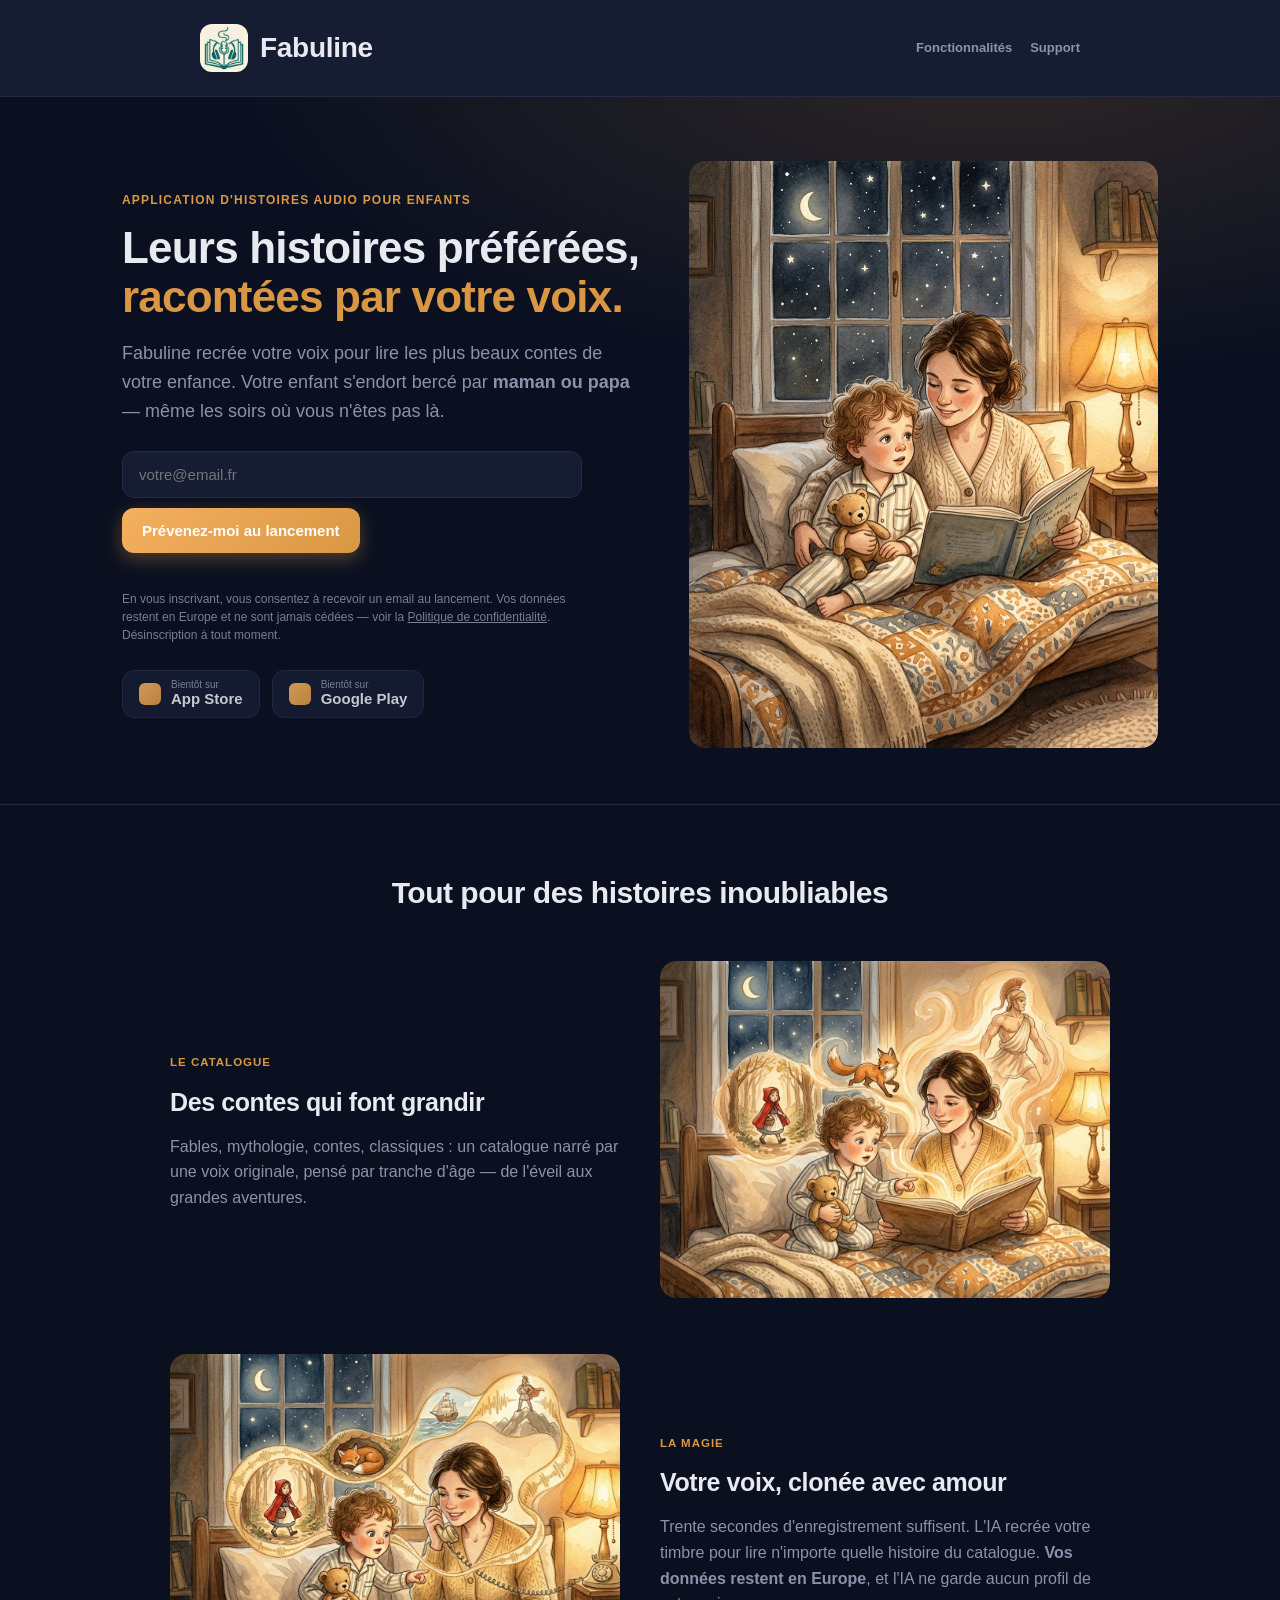
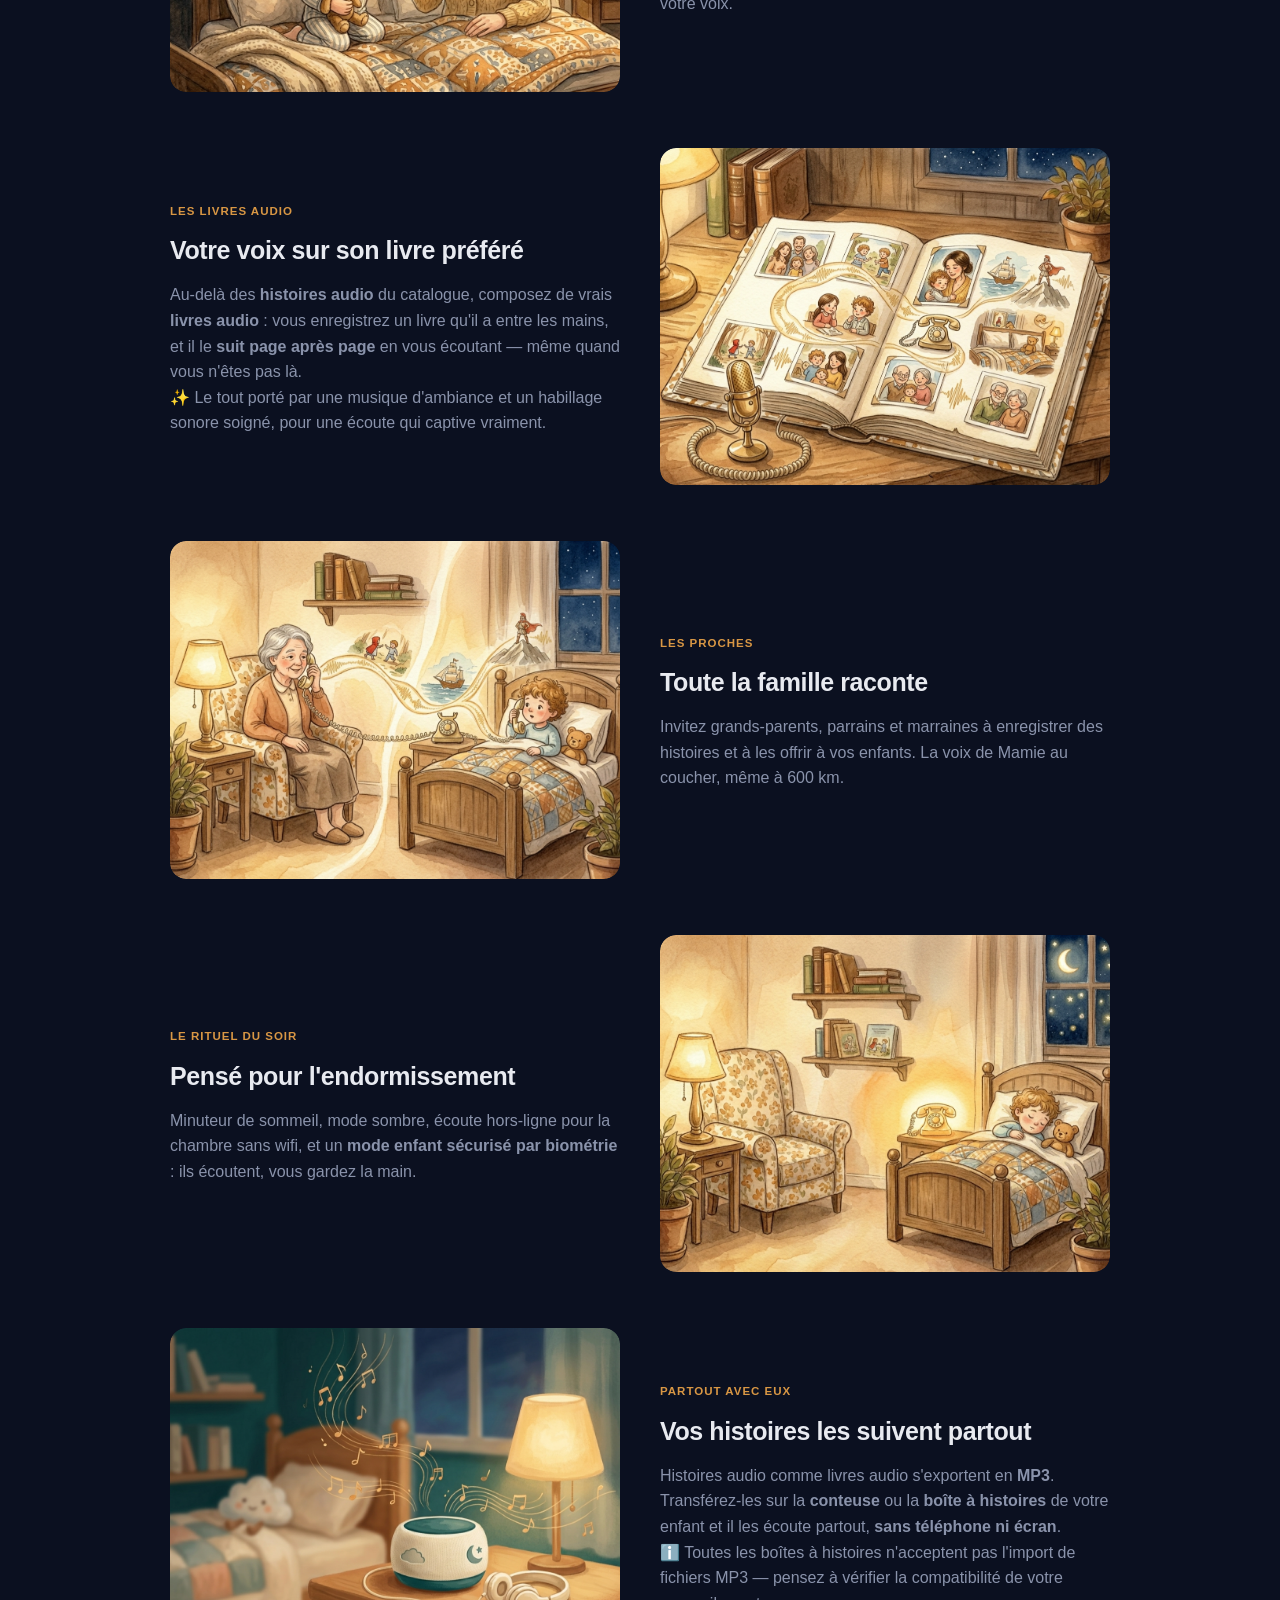
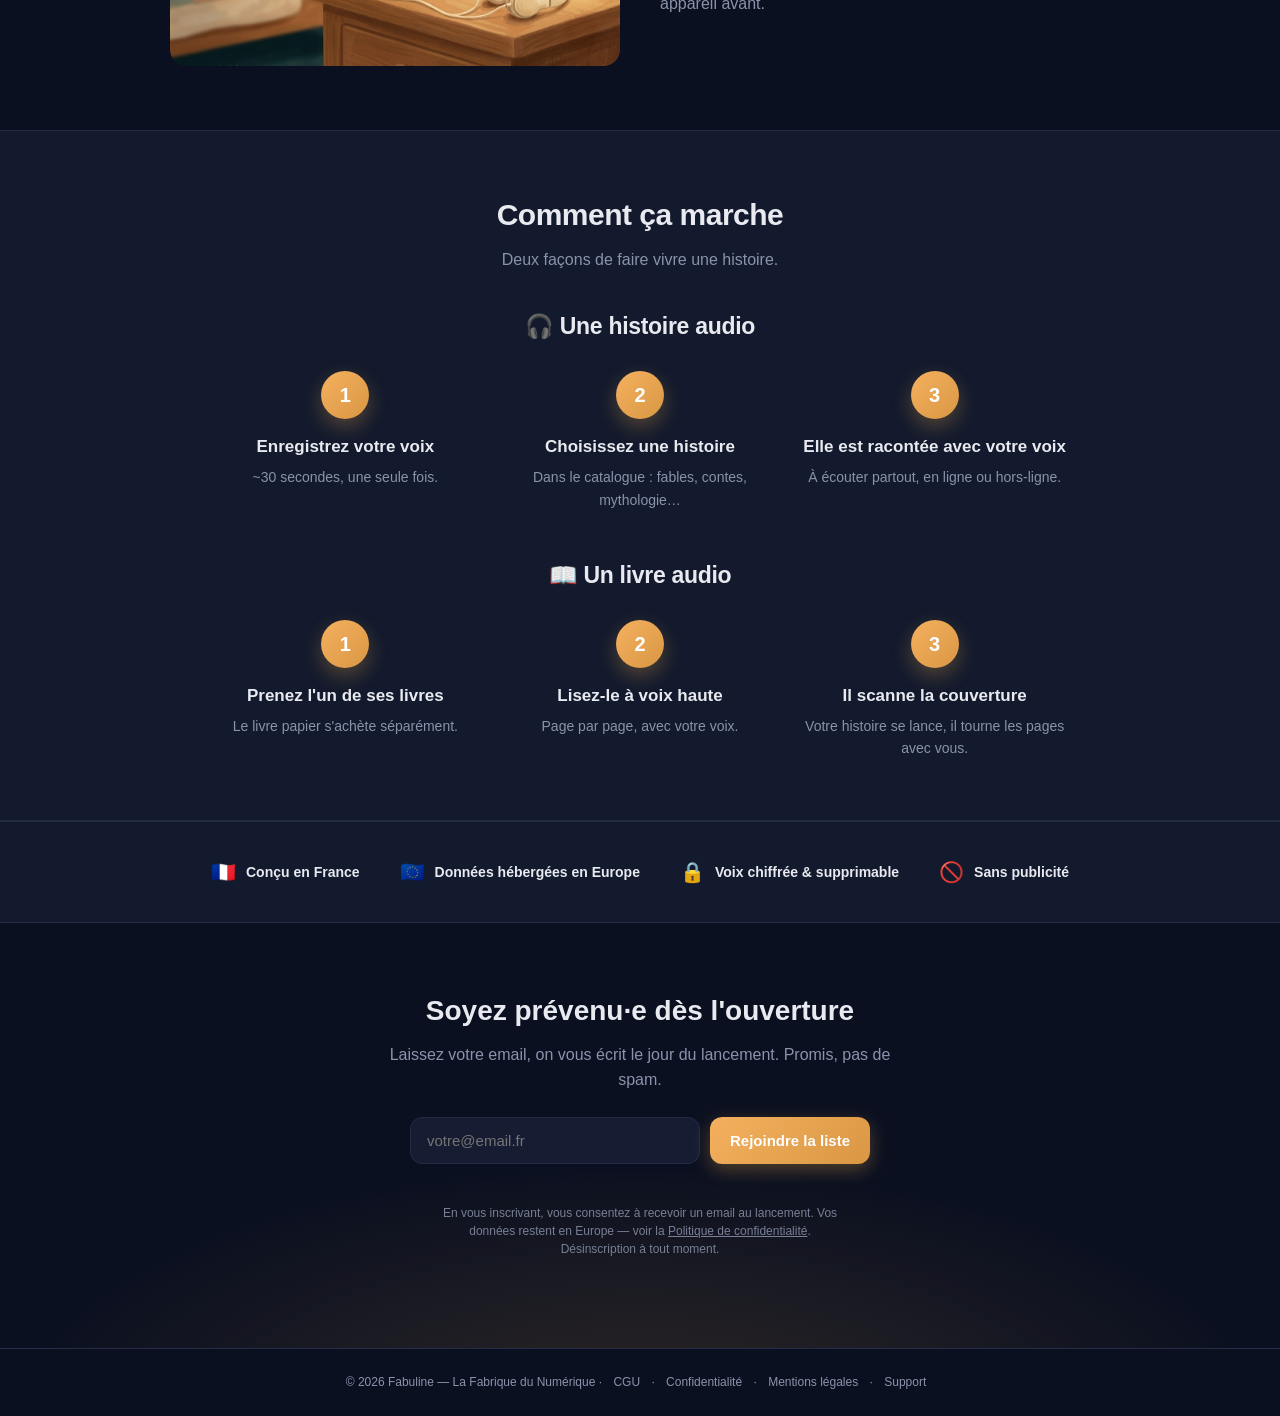
<file: index.html>
<!DOCTYPE html>
<html lang="fr">
<head>
  <meta charset="UTF-8">
  <meta name="viewport" content="width=device-width, initial-scale=1.0">
  <title>Fabuline — Leurs histoires, racontées par votre voix</title>
  <meta name="description" content="Fabuline transforme les plus beaux contes de l'enfance en moments magiques : votre enfant entend ses histoires lues avec VOTRE voix, même quand vous n'êtes pas là.">
  <meta property="og:title" content="Fabuline — Leurs histoires, racontées par votre voix">
  <meta property="og:description" content="Des contes lus avec la voix clonée des parents. Conçu en France, données en Europe.">
  <meta property="og:type" content="website">
  <link rel="canonical" href="https://fabuline.fr/">
  <meta property="og:url" content="https://fabuline.fr/">
  <link rel="icon" type="image/png" href="assets/logo.png">
  <link rel="stylesheet" href="styles.css">
</head>
<body>
  <header class="site">
    <div class="container">
      <a href="index.html" class="brand">
        <img src="assets/logo.png" alt="Fabuline" class="logo">
        <span class="name">Fabuline</span>
      </a>
      <nav>
        <a href="#fonctionnalites">Fonctionnalités</a>
        <a href="support.html">Support</a>
      </nav>
    </div>
  </header>

  <!-- ===================== HERO ===================== -->
  <section class="hero-landing">
    <div class="wrap">
      <div class="hero-copy">
        <p class="eyebrow">Application d'histoires audio pour enfants</p>
        <h1>Leurs histoires préférées,<br><span class="hl">racontées par votre voix.</span></h1>
        <p class="lede">
          Fabuline recrée votre voix pour lire les plus beaux contes de votre enfance.
          Votre enfant s'endort bercé par <strong>maman ou papa</strong> — même les soirs où vous n'êtes pas là.
        </p>

        <form class="waitlist" id="waitlist-form" novalidate>
          <label class="sr-only" for="wl-email">Votre email</label>
          <input type="email" id="wl-email" name="email" placeholder="votre@email.fr" autocomplete="email" required>
          <button type="submit">Prévenez-moi au lancement</button>
        </form>
        <p class="waitlist-msg" id="waitlist-msg" role="status" aria-live="polite"></p>
        <p class="waitlist-note">En vous inscrivant, vous consentez à recevoir un email au lancement. Vos données restent en Europe et ne sont jamais cédées — voir la <a href="privacy.html">Politique de confidentialité</a>. Désinscription à tout moment.</p>

        <div class="stores">
          <span class="store-badge soon"><span class="store-ico"></span><span><small>Bientôt sur</small><b>App Store</b></span></span>
          <span class="store-badge soon"><span class="store-ico"></span><span><small>Bientôt sur</small><b>Google Play</b></span></span>
        </div>
      </div>

      <!-- IMAGE GEMINI — slot "hero" -->
      <div class="hero-visual">
        <div class="img-slot ratio-portrait" data-slot="hero">
          <img src="assets/hero.png" alt="Un parent lit une histoire à son enfant au moment du coucher" loading="eager">
        </div>
      </div>
    </div>
  </section>

  <!-- ===================== FONCTIONNALITÉS ===================== -->
  <section id="fonctionnalites" class="features">
    <div class="wrap">
      <h2 class="section-title">Tout pour des histoires inoubliables</h2>

      <article class="feature">
        <div class="feature-text">
          <span class="kicker">Le catalogue</span>
          <h3>Des contes qui font grandir</h3>
          <p>Fables, mythologie, contes, classiques : un catalogue narré par une voix originale, pensé par tranche d'âge — de l'éveil aux grandes aventures.</p>
        </div>
        <div class="img-slot ratio-card" data-slot="catalogue"><img src="assets/catalogue.png" alt="Fables, mythologie, contes et classiques narrés, classés par tranche d'âge" loading="lazy"></div>
      </article>

      <article class="feature reverse">
        <div class="feature-text">
          <span class="kicker">La magie</span>
          <h3>Votre voix, clonée avec amour</h3>
          <p>Trente secondes d'enregistrement suffisent. L'IA recrée votre timbre pour lire n'importe quelle histoire du catalogue. <strong>Vos données restent en Europe</strong>, et l'IA ne garde aucun profil de votre voix.</p>
        </div>
        <div class="img-slot ratio-card" data-slot="voix"><img src="assets/voix.png" alt="La voix du parent recréée pour lire les histoires" loading="lazy"></div>
      </article>

      <article class="feature">
        <div class="feature-text">
          <span class="kicker">Les livres audio</span>
          <h3>Votre voix sur son livre préféré</h3>
          <p>Au-delà des <strong>histoires audio</strong> du catalogue, composez de vrais <strong>livres audio</strong> : vous enregistrez un livre qu'il a entre les mains, et il le <strong>suit page après page</strong> en vous écoutant — même quand vous n'êtes pas là.</p>
          <p class="feature-note">✨ Le tout porté par une musique d'ambiance et un habillage sonore soigné, pour une écoute qui captive vraiment.</p>
        </div>
        <div class="img-slot ratio-card" data-slot="mes-livres"><img src="assets/mes-livres.png" alt="Un enfant suit son livre papier en écoutant la voix enregistrée de son parent" loading="lazy"></div>
      </article>

      <article class="feature reverse">
        <div class="feature-text">
          <span class="kicker">Les proches</span>
          <h3>Toute la famille raconte</h3>
          <p>Invitez grands-parents, parrains et marraines à enregistrer des histoires et à les offrir à vos enfants. La voix de Mamie au coucher, même à 600 km.</p>
        </div>
        <div class="img-slot ratio-card" data-slot="proches"><img src="assets/proches.png" alt="Grands-parents et proches enregistrent des histoires à distance" loading="lazy"></div>
      </article>

      <article class="feature">
        <div class="feature-text">
          <span class="kicker">Le rituel du soir</span>
          <h3>Pensé pour l'endormissement</h3>
          <p>Minuteur de sommeil, mode sombre, écoute hors-ligne pour la chambre sans wifi, et un <strong>mode enfant sécurisé par biométrie</strong> : ils écoutent, vous gardez la main.</p>
        </div>
        <div class="img-slot ratio-card" data-slot="coucher"><img src="assets/coucher.png" alt="Le rituel du soir : minuteur de sommeil, mode sombre, endormissement" loading="lazy"></div>
      </article>

      <article class="feature reverse">
        <div class="feature-text">
          <span class="kicker">Partout avec eux</span>
          <h3>Vos histoires les suivent partout</h3>
          <p>Histoires audio comme livres audio s'exportent en <strong>MP3</strong>. Transférez-les sur la <strong>conteuse</strong> ou la <strong>boîte à histoires</strong> de votre enfant et il les écoute partout, <strong>sans téléphone ni écran</strong>.</p>
          <p class="feature-note">ℹ️ Toutes les boîtes à histoires n'acceptent pas l'import de fichiers MP3 — pensez à vérifier la compatibilité de votre appareil avant.</p>
        </div>
        <div class="img-slot ratio-card" data-slot="export"><img src="assets/export.png" alt="Une conteuse audio pour enfant lit les histoires exportées en MP3, sans écran" loading="lazy"></div>
      </article>
    </div>
  </section>

  <!-- ===================== COMMENT ÇA MARCHE ===================== -->
  <section class="steps">
    <div class="wrap">
      <h2 class="section-title">Comment ça marche</h2>
      <p class="section-sub">Deux façons de faire vivre une histoire.</p>

      <h3 class="flow-title">🎧 Une histoire audio</h3>
      <div class="steps-grid">
        <div class="step"><span class="step-num">1</span><h4>Enregistrez votre voix</h4><p>~30 secondes, une seule fois.</p></div>
        <div class="step"><span class="step-num">2</span><h4>Choisissez une histoire</h4><p>Dans le catalogue : fables, contes, mythologie…</p></div>
        <div class="step"><span class="step-num">3</span><h4>Elle est racontée avec votre voix</h4><p>À écouter partout, en ligne ou hors-ligne.</p></div>
      </div>

      <h3 class="flow-title">📖 Un livre audio</h3>
      <div class="steps-grid">
        <div class="step"><span class="step-num">1</span><h4>Prenez l'un de ses livres</h4><p>Le livre papier s'achète séparément.</p></div>
        <div class="step"><span class="step-num">2</span><h4>Lisez-le à voix haute</h4><p>Page par page, avec votre voix.</p></div>
        <div class="step"><span class="step-num">3</span><h4>Il scanne la couverture</h4><p>Votre histoire se lance, il tourne les pages avec vous.</p></div>
      </div>
    </div>
  </section>

  <!-- ===================== TARIFS (masqués le 10 juin 2026 — à dévoiler plus tard,
       grille en cours de réflexion vs concurrence type Alma Studio).
       Pour réactiver : supprimer ce commentaire d'ouverture et le marqueur FIN TARIFS,
       puis remettre le lien "Tarifs" dans le <nav> en haut de page.
  <section id="tarifs" class="pricing">
    <div class="wrap">
      <h2 class="section-title">Des formules simples</h2>
      <p class="section-sub">Essai gratuit de 7 jours, sans engagement, résiliable à tout moment.</p>
      <div class="plans">
        <div class="plan">
          <h4>Découverte</h4>
          <p class="price">Gratuit</p>
          <ul>
            <li><strong>4 crédits offerts</strong> à l'inscription</li>
            <li>Génération en voix clonée</li>
            <li>Sans carte bancaire</li>
          </ul>
        </div>
        <div class="plan">
          <h4>Famille S</h4>
          <p class="price">3,99 €<span>/mois</span></p>
          <ul>
            <li><strong>5 crédits</strong> par mois</li>
            <li>Accès au catalogue d'histoires audio</li>
            <li>Export de vos histoires personnalisées</li>
            <li>Invitez <strong>1 proche</strong> à enregistrer des histoires</li>
          </ul>
        </div>
        <div class="plan featured">
          <span class="badge-pop">Le plus complet</span>
          <h4>Premium</h4>
          <p class="price">8,99 €<span>/mois</span></p>
          <ul>
            <li><strong>15 crédits</strong> par mois</li>
            <li>Accès au catalogue d'histoires audio</li>
            <li>Export de vos histoires personnalisées</li>
            <li>Invitez <strong>jusqu'à 10 proches</strong></li>
          </ul>
        </div>
      </div>
      <p class="pricing-note">Premium aussi en annuel : <strong>80,90 €/an</strong> (3 mois offerts).</p>
    </div>
  </section>
  FIN TARIFS -->

  <!-- ===================== CONFIANCE ===================== -->
  <section class="trust">
    <div class="wrap trust-grid">
      <div><span class="trust-ico">🇫🇷</span><b>Conçu en France</b></div>
      <div><span class="trust-ico">🇪🇺</span><b>Données hébergées en Europe</b></div>
      <div><span class="trust-ico">🔒</span><b>Voix chiffrée &amp; supprimable</b></div>
      <div><span class="trust-ico">🚫</span><b>Sans publicité</b></div>
    </div>
  </section>

  <!-- ===================== CTA FINAL ===================== -->
  <section class="final-cta">
    <div class="wrap">
      <h2>Soyez prévenu·e dès l'ouverture</h2>
      <p>Laissez votre email, on vous écrit le jour du lancement. Promis, pas de spam.</p>
      <form class="waitlist center" id="waitlist-form-2" novalidate>
        <label class="sr-only" for="wl-email-2">Votre email</label>
        <input type="email" id="wl-email-2" name="email" placeholder="votre@email.fr" autocomplete="email" required>
        <button type="submit">Rejoindre la liste</button>
      </form>
      <p class="waitlist-msg" id="waitlist-msg-2" role="status" aria-live="polite"></p>
      <p class="waitlist-note">En vous inscrivant, vous consentez à recevoir un email au lancement. Vos données restent en Europe — voir la <a href="privacy.html">Politique de confidentialité</a>. Désinscription à tout moment.</p>
    </div>
  </section>

  <footer class="site">
    © 2026 Fabuline — La Fabrique du Numérique ·
    <a href="cgu.html">CGU</a> ·
    <a href="privacy.html">Confidentialité</a> ·
    <a href="mentions-legales.html">Mentions légales</a> ·
    <a href="support.html">Support</a>
  </footer>

  <script>
    // Liste d'attente → Edge Function Supabase `join-waitlist`.
    // (clé publique injectée au déploiement du back-end)
    const WAITLIST_ENDPOINT = 'https://ynsgxhafuaxcpafcdhyp.supabase.co/functions/v1/join-waitlist';
    const SUPABASE_PUBLISHABLE_KEY = 'eyJhbGciOiJIUzI1NiIsInR5cCI6IkpXVCJ9.eyJpc3MiOiJzdXBhYmFzZSIsInJlZiI6Inluc2d4aGFmdWF4Y3BhZmNkaHlwIiwicm9sZSI6ImFub24iLCJpYXQiOjE3NzgwMDkxMjcsImV4cCI6MjA5MzU4NTEyN30.hMcOsxb3y-prNSZJbY0VEiky9RDWD2eHg0rCqRJz6Sw';
    const EMAIL_RE = /^[^\s@]+@[^\s@]+\.[^\s@]+$/;

    function wireWaitlist(formId, msgId) {
      const form = document.getElementById(formId);
      const msg = document.getElementById(msgId);
      if (!form) return;
      form.addEventListener('submit', async (e) => {
        e.preventDefault();
        const email = form.querySelector('input[type=email]').value.trim();
        if (!EMAIL_RE.test(email)) { msg.textContent = 'Hmm, cet email ne semble pas valide.'; msg.className = 'waitlist-msg err'; return; }
        const btn = form.querySelector('button');
        btn.disabled = true; msg.textContent = 'Un instant…'; msg.className = 'waitlist-msg';
        try {
          const res = await fetch(WAITLIST_ENDPOINT, {
            method: 'POST',
            headers: {
              'Content-Type': 'application/json',
              'apikey': SUPABASE_PUBLISHABLE_KEY,
              'Authorization': 'Bearer ' + SUPABASE_PUBLISHABLE_KEY
            },
            body: JSON.stringify({ email })
          });
          if (!res.ok) throw new Error('http ' + res.status);
          form.reset();
          msg.textContent = 'Merci ! On vous écrit au lancement. ✨';
          msg.className = 'waitlist-msg ok';
        } catch (_) {
          msg.textContent = 'Oups, réessayez dans un instant.';
          msg.className = 'waitlist-msg err';
        } finally { btn.disabled = false; }
      });
    }
    wireWaitlist('waitlist-form', 'waitlist-msg');
    wireWaitlist('waitlist-form-2', 'waitlist-msg-2');
  </script>
</body>
</html>
</file>
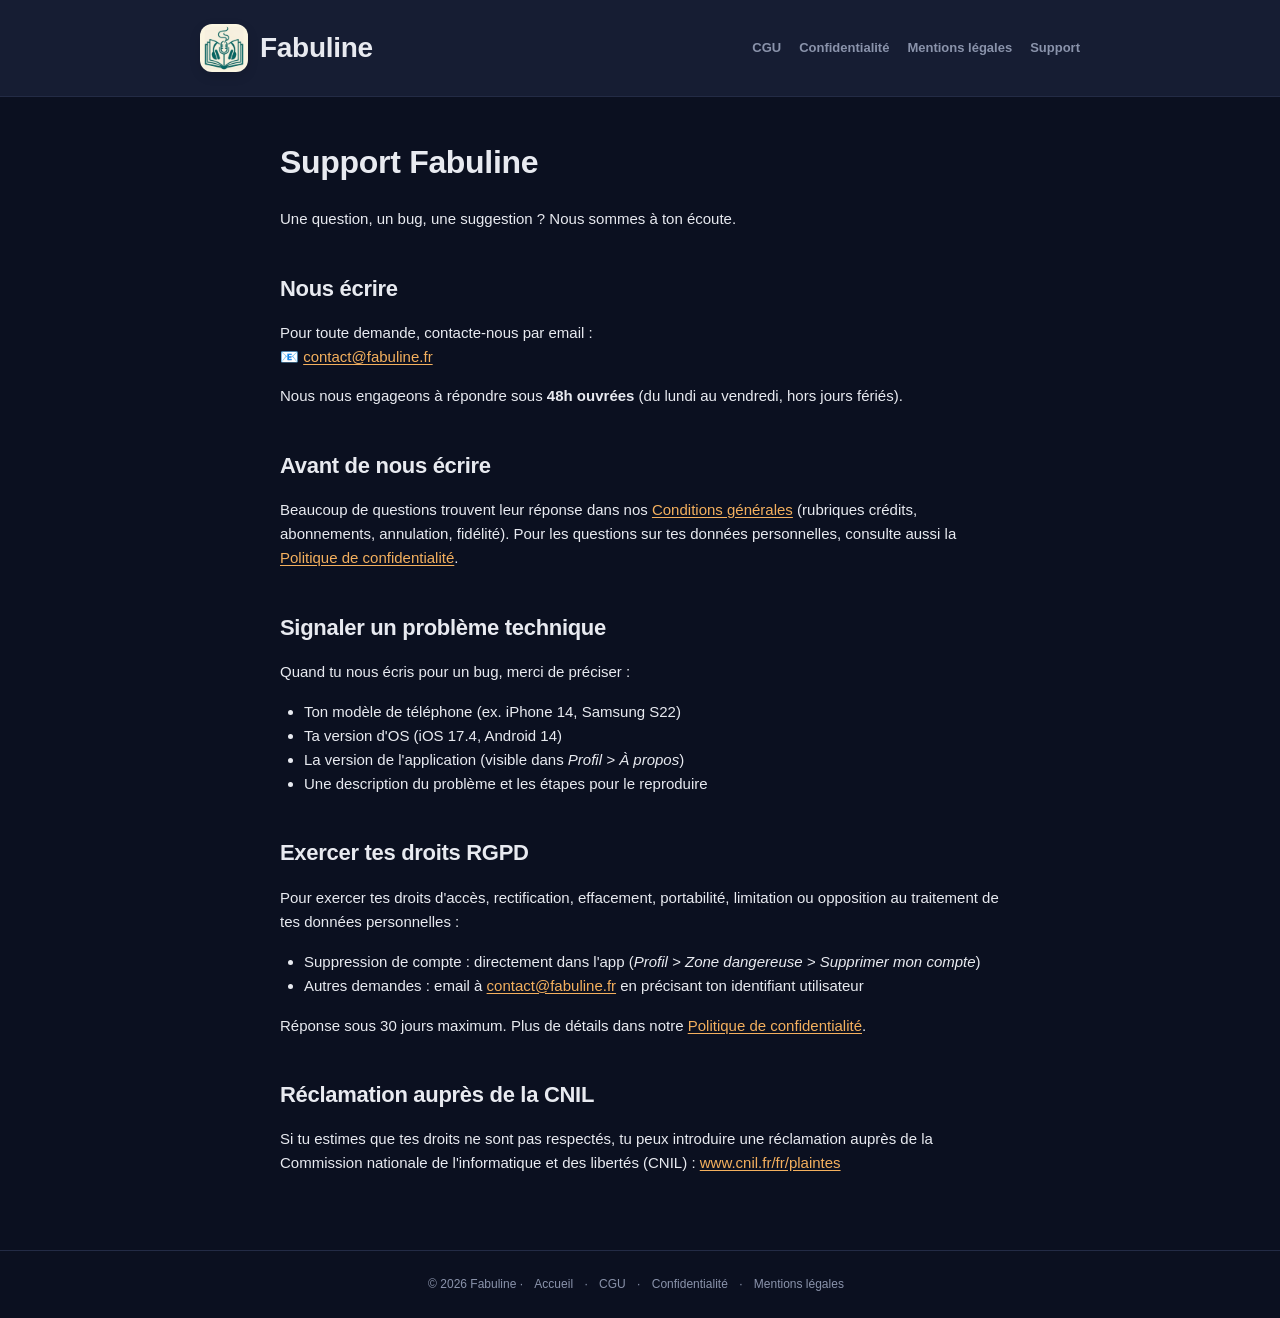
<file: support.html>
<!DOCTYPE html>
<html lang="fr">
<head>
  <meta charset="UTF-8">
  <meta name="viewport" content="width=device-width, initial-scale=1.0">
  <title>Support — Fabuline</title>
  <meta name="description" content="Contacter le support Fabuline, signaler un problème, faire une suggestion.">
  <link rel="canonical" href="https://fabuline.fr/support.html">
  <link rel="icon" type="image/png" href="assets/logo.png">
  <link rel="stylesheet" href="styles.css">
</head>
<body>
  <header class="site">
    <div class="container">
      <a href="index.html" class="brand">
        <img src="assets/logo.png" alt="Fabuline" class="logo">
        <span class="name">Fabuline</span>
      </a>
      <nav>
        <a href="cgu.html">CGU</a>
        <a href="privacy.html">Confidentialité</a>
        <a href="mentions-legales.html">Mentions légales</a>
        <a href="support.html">Support</a>
      </nav>
    </div>
  </header>

  <main>
    <h1>Support Fabuline</h1>

    <p>Une question, un bug, une suggestion ? Nous sommes à ton écoute.</p>

    <h2>Nous écrire</h2>
    <p>
      Pour toute demande, contacte-nous par email :<br>
      📧 <a href="mailto:contact@fabuline.fr">contact@fabuline.fr</a>
    </p>
    <p>
      Nous nous engageons à répondre sous <strong>48h ouvrées</strong> (du lundi
      au vendredi, hors jours fériés).
    </p>

    <h2>Avant de nous écrire</h2>
    <p>
      Beaucoup de questions trouvent leur réponse dans nos
      <a href="cgu.html">Conditions générales</a> (rubriques crédits, abonnements,
      annulation, fidélité). Pour les questions sur tes données personnelles,
      consulte aussi la <a href="privacy.html">Politique de confidentialité</a>.
    </p>

    <h2>Signaler un problème technique</h2>
    <p>Quand tu nous écris pour un bug, merci de préciser :</p>
    <ul>
      <li>Ton modèle de téléphone (ex. iPhone 14, Samsung S22)</li>
      <li>Ta version d'OS (iOS 17.4, Android 14)</li>
      <li>La version de l'application (visible dans <em>Profil &gt; À propos</em>)</li>
      <li>Une description du problème et les étapes pour le reproduire</li>
    </ul>

    <h2>Exercer tes droits RGPD</h2>
    <p>
      Pour exercer tes droits d'accès, rectification, effacement, portabilité,
      limitation ou opposition au traitement de tes données personnelles :
    </p>
    <ul>
      <li>Suppression de compte : directement dans l'app (<em>Profil &gt; Zone dangereuse &gt; Supprimer mon compte</em>)</li>
      <li>Autres demandes : email à <a href="mailto:contact@fabuline.fr">contact@fabuline.fr</a> en précisant ton identifiant utilisateur</li>
    </ul>
    <p>
      Réponse sous 30 jours maximum. Plus de détails dans notre
      <a href="privacy.html">Politique de confidentialité</a>.
    </p>

    <h2>Réclamation auprès de la CNIL</h2>
    <p>
      Si tu estimes que tes droits ne sont pas respectés, tu peux introduire
      une réclamation auprès de la Commission nationale de l'informatique
      et des libertés (CNIL) :
      <a href="https://www.cnil.fr/fr/plaintes" target="_blank" rel="noopener">www.cnil.fr/fr/plaintes</a>
    </p>
  </main>

  <footer class="site">
    © 2026 Fabuline ·
    <a href="index.html">Accueil</a> ·
    <a href="cgu.html">CGU</a> ·
    <a href="privacy.html">Confidentialité</a> ·
    <a href="mentions-legales.html">Mentions légales</a>
  </footer>
</body>
</html>
</file>
<file: styles.css>
/* Sprint 5.3 — Style commun pour les pages publiques Fabuline (index, CGU,
   Privacy, Mentions, Support). Dark / Light automatique via
   prefers-color-scheme. Typo Inter pour cohérence avec l'app Flutter. */

/* Thème sombre fixe (la version « pas en blanc ») — ne suit plus le
   réglage jour/nuit du système. Pour réactiver le mode clair auto, voir
   l'historique git (palette claire :root + @media prefers-color-scheme). */
:root {
  color-scheme: dark;
  --bg: #0b1020;
  --surface: #161d33;
  --surface-muted: #131a2d;
  --text-primary: #e8eaf0;
  --text-secondary: #8a93ab;
  --accent: #f4b05e;
  --accent-deep: #d99744;
  --border: #232b45;
  --radius: 16px;
  --radius-sm: 10px;
}

* { box-sizing: border-box; }
html { -webkit-text-size-adjust: 100%; }
body {
  margin: 0;
  padding: 0;
  font-family: -apple-system, BlinkMacSystemFont, "Inter", "Segoe UI",
    Roboto, "Helvetica Neue", Arial, sans-serif;
  font-size: 16px;
  line-height: 1.6;
  color: var(--text-primary);
  background: var(--bg);
}

/* En-tête de page */
header.site {
  padding: 24px 20px;
  border-bottom: 1px solid var(--border);
  background: var(--surface);
}
header.site .container {
  max-width: 880px;
  margin: 0 auto;
  display: flex;
  align-items: center;
  justify-content: space-between;
  gap: 16px;
  flex-wrap: wrap;
}
header.site .brand {
  display: flex;
  align-items: center;
  gap: 12px;
  text-decoration: none;
  color: var(--text-primary);
}
header.site .brand .logo {
  width: 48px;
  height: 48px;
  border-radius: 12px;
  object-fit: cover;
  background: transparent;
  box-shadow: 0 4px 12px rgba(0, 0, 0, 0.12);
}
header.site .brand .name {
  font-size: 28px;
  font-weight: 800;
  letter-spacing: -0.3px;
}
header.site nav {
  display: flex;
  gap: 18px;
  flex-wrap: wrap;
}
header.site nav a {
  color: var(--text-secondary);
  text-decoration: none;
  font-size: 13px;
  font-weight: 600;
}
header.site nav a:hover {
  color: var(--accent);
}

/* Contenu principal */
main {
  max-width: 760px;
  margin: 0 auto;
  padding: 40px 20px 60px;
}

main h1, main h2, main h3, main h4 {
  color: var(--text-primary);
  font-weight: 700;
  margin-top: 1.8em;
  margin-bottom: 0.6em;
  letter-spacing: -0.3px;
}
main h1 { font-size: 32px; font-weight: 800; margin-top: 0; }
main h2 { font-size: 22px; }
main h3 { font-size: 18px; }
main h4 { font-size: 15px; }

main p, main li {
  color: var(--text-primary);
  font-size: 15px;
}

main a {
  color: var(--accent);
  text-decoration: underline;
  text-decoration-color: var(--accent);
  text-underline-offset: 2px;
}

main ul, main ol {
  padding-left: 24px;
}

main strong { color: var(--text-primary); font-weight: 700; }
main em { font-style: italic; }

main code {
  background: var(--surface-muted);
  padding: 2px 6px;
  border-radius: 4px;
  font-family: "SF Mono", Consolas, Monaco, monospace;
  font-size: 13px;
  color: var(--accent);
}

main blockquote {
  border-left: 3px solid var(--accent);
  padding: 12px 16px;
  margin: 16px 0;
  background: var(--surface-muted);
  border-radius: var(--radius-sm);
  color: var(--text-secondary);
  font-style: italic;
}

main hr {
  border: 0;
  border-top: 1px solid var(--border);
  margin: 32px 0;
}

main table {
  width: 100%;
  border-collapse: collapse;
  margin: 16px 0;
}
main th, main td {
  border: 1px solid var(--border);
  padding: 10px 12px;
  text-align: left;
  font-size: 14px;
}
main th { background: var(--surface-muted); font-weight: 700; }

/* Index — hero + cartes */
.hero {
  text-align: center;
  padding: 60px 20px 40px;
}
.hero .logo-xl {
  width: 80px;
  height: 80px;
  border-radius: 50%;
  background: linear-gradient(135deg, var(--accent), var(--accent-deep));
  display: inline-flex;
  align-items: center;
  justify-content: center;
  color: #fff;
  font-size: 36px;
  font-weight: 800;
  margin-bottom: 20px;
  box-shadow: 0 10px 30px rgba(232, 165, 71, 0.3);
}
.hero h1 {
  font-size: 36px;
  font-weight: 800;
  margin: 0 0 10px;
  letter-spacing: -0.5px;
}
.hero .tagline {
  color: var(--text-secondary);
  font-size: 16px;
  font-style: italic;
  margin: 0 0 28px;
}

.doc-cards {
  display: grid;
  grid-template-columns: repeat(auto-fit, minmax(220px, 1fr));
  gap: 14px;
  max-width: 720px;
  margin: 0 auto;
  padding: 0 20px 60px;
}
.doc-card {
  display: block;
  padding: 20px;
  background: var(--surface);
  border: 1px solid var(--border);
  border-radius: var(--radius);
  text-decoration: none;
  color: var(--text-primary);
  transition: border-color 0.15s, transform 0.15s;
}
.doc-card:hover {
  border-color: var(--accent);
  transform: translateY(-2px);
}
.doc-card .icon {
  font-size: 22px;
  margin-bottom: 10px;
}
.doc-card .title {
  font-size: 15px;
  font-weight: 700;
  margin-bottom: 4px;
}
.doc-card .subtitle {
  font-size: 12.5px;
  color: var(--text-secondary);
}

/* Loading state */
.loading {
  text-align: center;
  padding: 60px 20px;
  color: var(--text-secondary);
  font-size: 14px;
}

footer.site {
  border-top: 1px solid var(--border);
  padding: 24px 20px;
  text-align: center;
  font-size: 12px;
  color: var(--text-secondary);
}
footer.site a {
  color: var(--text-secondary);
  text-decoration: none;
  margin: 0 8px;
}
footer.site a:hover { color: var(--accent); }

/* =====================================================================
   LANDING PAGE (index) — Sprint vitrine
   ===================================================================== */
.wrap { max-width: 1080px; margin: 0 auto; padding: 0 22px; }
.sr-only {
  position: absolute; width: 1px; height: 1px; padding: 0; margin: -1px;
  overflow: hidden; clip: rect(0,0,0,0); white-space: nowrap; border: 0;
}

/* ---- Hero ---- */
.hero-landing {
  background:
    radial-gradient(1100px 480px at 78% -8%, rgba(232,165,71,0.16), transparent 70%),
    var(--bg);
  padding: 64px 0 56px;
  border-bottom: 1px solid var(--border);
}
.hero-landing .wrap {
  display: grid; grid-template-columns: 1.05fr 0.95fr;
  gap: 48px; align-items: center;
}
.eyebrow {
  text-transform: uppercase; letter-spacing: 1.2px; font-size: 12px;
  font-weight: 800; color: var(--accent-deep); margin: 0 0 14px;
}
.hero-copy h1 {
  font-size: 44px; line-height: 1.1; font-weight: 800;
  letter-spacing: -0.8px; margin: 0 0 18px; color: var(--text-primary);
}
.hero-copy h1 .hl { color: var(--accent-deep); }
.lede { font-size: 18px; color: var(--text-secondary); margin: 0 0 26px; max-width: 30em; }

/* ---- Waitlist form ---- */
.waitlist { display: flex; gap: 10px; max-width: 460px; flex-wrap: wrap; }
.waitlist.center { margin: 0 auto; justify-content: center; }
.waitlist input {
  flex: 1 1 220px; min-width: 0; padding: 14px 16px; font-size: 15px;
  border: 1px solid var(--border); border-radius: 12px;
  background: var(--surface); color: var(--text-primary);
}
.waitlist input:focus { outline: 2px solid var(--accent); border-color: var(--accent); }
.waitlist button {
  padding: 14px 20px; font-size: 15px; font-weight: 700; cursor: pointer;
  border: 0; border-radius: 12px; color: #fff; white-space: nowrap;
  background: linear-gradient(135deg, var(--accent), var(--accent-deep));
  box-shadow: 0 6px 18px rgba(232,165,71,0.32);
  transition: transform .12s, box-shadow .12s;
}
.waitlist button:hover { transform: translateY(-1px); box-shadow: 0 10px 24px rgba(232,165,71,0.4); }
.waitlist button:disabled { opacity: .6; cursor: default; transform: none; }
.waitlist-msg { font-size: 13.5px; margin: 10px 2px 0; min-height: 1.2em; color: var(--text-secondary); }
.waitlist-msg.ok { color: #1f9d5b; font-weight: 600; }
.waitlist-msg.err { color: #d6483b; font-weight: 600; }

/* ---- Store badges ---- */
.stores { display: flex; gap: 12px; margin-top: 26px; flex-wrap: wrap; }
.store-badge {
  display: inline-flex; align-items: center; gap: 10px;
  padding: 9px 16px; border-radius: 12px; border: 1px solid var(--border);
  background: var(--surface); color: var(--text-primary);
}
.store-badge.soon { opacity: .85; }
.store-badge .store-ico {
  width: 22px; height: 22px; border-radius: 6px;
  background: linear-gradient(135deg, var(--accent), var(--accent-deep));
}
.store-badge small { display: block; font-size: 10px; color: var(--text-secondary); line-height: 1; }
.store-badge b { display: block; font-size: 15px; line-height: 1.2; }

/* ---- Image placeholders (Gemini) ---- */
.img-slot {
  width: 100%; border: 2px dashed var(--border); border-radius: var(--radius);
  background:
    repeating-linear-gradient(45deg, var(--surface-muted), var(--surface-muted) 12px, var(--surface) 12px, var(--surface) 24px);
  display: flex; align-items: center; justify-content: center; text-align: center;
  color: var(--text-secondary); font-size: 13px; font-weight: 600; padding: 16px;
}
.img-slot.ratio-portrait { aspect-ratio: 4 / 5; }
.img-slot.ratio-card { aspect-ratio: 4 / 3; }
.img-slot img { width: 100%; height: 100%; object-fit: cover; display: block; border-radius: inherit; }
.img-slot:has(img) { border: none; background: none; padding: 0; overflow: hidden; }

/* ---- Sections génériques ---- */
.section-title { text-align: center; font-size: 30px; font-weight: 800; letter-spacing: -0.5px; margin: 0 0 8px; }
.section-sub { text-align: center; color: var(--text-secondary); margin: 0 auto 36px; max-width: 40em; }

/* ---- Fonctionnalités ---- */
.features { padding: 64px 0; }
.features .section-title { margin-bottom: 44px; }
.feature {
  display: grid; grid-template-columns: 1fr 1fr; gap: 40px; align-items: center;
  margin: 0 auto 56px; max-width: 940px;
}
.feature:last-child { margin-bottom: 0; }
.feature.reverse .feature-text { order: 2; }
.kicker { text-transform: uppercase; letter-spacing: 1px; font-size: 11.5px; font-weight: 800; color: var(--accent-deep); }
.feature-text h3 { font-size: 25px; font-weight: 800; letter-spacing: -0.4px; margin: 8px 0 12px; }
.feature-text p { font-size: 16px; color: var(--text-secondary); margin: 0; }
.feature-note { margin: 16px 0 0; font-size: 14.5px; color: var(--text-secondary); }

/* ---- Comment ça marche ---- */
.steps { background: var(--surface-muted); padding: 60px 0; border-top: 1px solid var(--border); border-bottom: 1px solid var(--border); }
.steps-grid { display: grid; grid-template-columns: repeat(3, 1fr); gap: 24px; max-width: 860px; margin: 0 auto; }
.step { text-align: center; }
.step-num {
  display: inline-flex; align-items: center; justify-content: center;
  width: 48px; height: 48px; border-radius: 50%; font-weight: 800; font-size: 20px;
  color: #fff; margin-bottom: 14px;
  background: linear-gradient(135deg, var(--accent), var(--accent-deep));
  box-shadow: 0 8px 20px rgba(232,165,71,0.3);
}
.step h4 { font-size: 17px; margin: 0 0 6px; }
.step p { font-size: 14px; color: var(--text-secondary); margin: 0; }
.flow-title { text-align: center; font-size: 23px; font-weight: 800; letter-spacing: -0.3px; margin: 0 0 26px; color: var(--text-primary); }
.steps .steps-grid + .flow-title { margin-top: 46px; }

/* ---- Notice waitlist (RGPD) ---- */
.waitlist-note { font-size: 12px; line-height: 1.5; color: var(--text-secondary); margin: 10px 0 0; max-width: 40em; opacity: 0.85; }
.waitlist-note a { color: inherit; text-decoration: underline; }
.final-cta .waitlist-note { margin-left: auto; margin-right: auto; }

/* ---- Tarifs ---- */
.pricing { padding: 64px 0; }
.plans { display: grid; grid-template-columns: repeat(3, 1fr); gap: 18px; max-width: 900px; margin: 0 auto; align-items: stretch; }
.plan {
  position: relative; background: var(--surface); border: 1px solid var(--border);
  border-radius: var(--radius); padding: 28px 24px; display: flex; flex-direction: column;
}
.plan.featured { border-color: var(--accent); box-shadow: 0 12px 32px rgba(232,165,71,0.18); }
.plan h4 { font-size: 18px; margin: 0 0 6px; }
.plan .price { font-size: 30px; font-weight: 800; letter-spacing: -0.5px; margin: 0 0 16px; color: var(--text-primary); }
.plan .price span { font-size: 15px; font-weight: 600; color: var(--text-secondary); }
.plan ul { list-style: none; padding: 0; margin: 0; }
.plan li { position: relative; padding-left: 24px; margin-bottom: 10px; font-size: 14.5px; color: var(--text-secondary); }
.plan li::before { content: "✓"; position: absolute; left: 0; color: var(--accent-deep); font-weight: 800; }
.badge-pop {
  position: absolute; top: -12px; left: 50%; transform: translateX(-50%);
  background: linear-gradient(135deg, var(--accent), var(--accent-deep)); color: #fff;
  font-size: 11px; font-weight: 800; padding: 5px 14px; border-radius: 999px; white-space: nowrap;
}
.pricing-note { text-align: center; color: var(--text-secondary); font-size: 14px; margin-top: 22px; }

/* ---- Confiance ---- */
.trust { background: var(--surface-muted); border-top: 1px solid var(--border); border-bottom: 1px solid var(--border); padding: 34px 0; }
.trust-grid { display: flex; justify-content: center; flex-wrap: wrap; gap: 16px 40px; }
.trust-grid div { display: flex; align-items: center; gap: 10px; font-size: 14px; font-weight: 700; color: var(--text-primary); }
.trust-ico { font-size: 20px; }

/* ---- CTA final ---- */
.final-cta {
  text-align: center; padding: 66px 0;
  background: radial-gradient(900px 380px at 50% 120%, rgba(232,165,71,0.16), transparent 70%), var(--bg);
}
.final-cta h2 { font-size: 28px; font-weight: 800; margin: 0 0 8px; }
.final-cta > .wrap > p { color: var(--text-secondary); margin: 0 auto 24px; max-width: 34em; }

/* ---- Responsive ---- */
@media (max-width: 860px) {
  .hero-landing .wrap { grid-template-columns: 1fr; gap: 32px; }
  .hero-visual { order: -1; max-width: 360px; }
  .hero-copy h1 { font-size: 36px; }
  .feature { grid-template-columns: 1fr; gap: 18px; }
  .feature.reverse .feature-text { order: 0; }
  .feature .img-slot { max-width: 480px; }
}
@media (max-width: 600px) {
  .steps-grid { grid-template-columns: 1fr; gap: 28px; }
  .plans { grid-template-columns: 1fr; }
  .hero-copy h1 { font-size: 31px; }
  .waitlist button { flex: 1 1 100%; }
}
</file>
